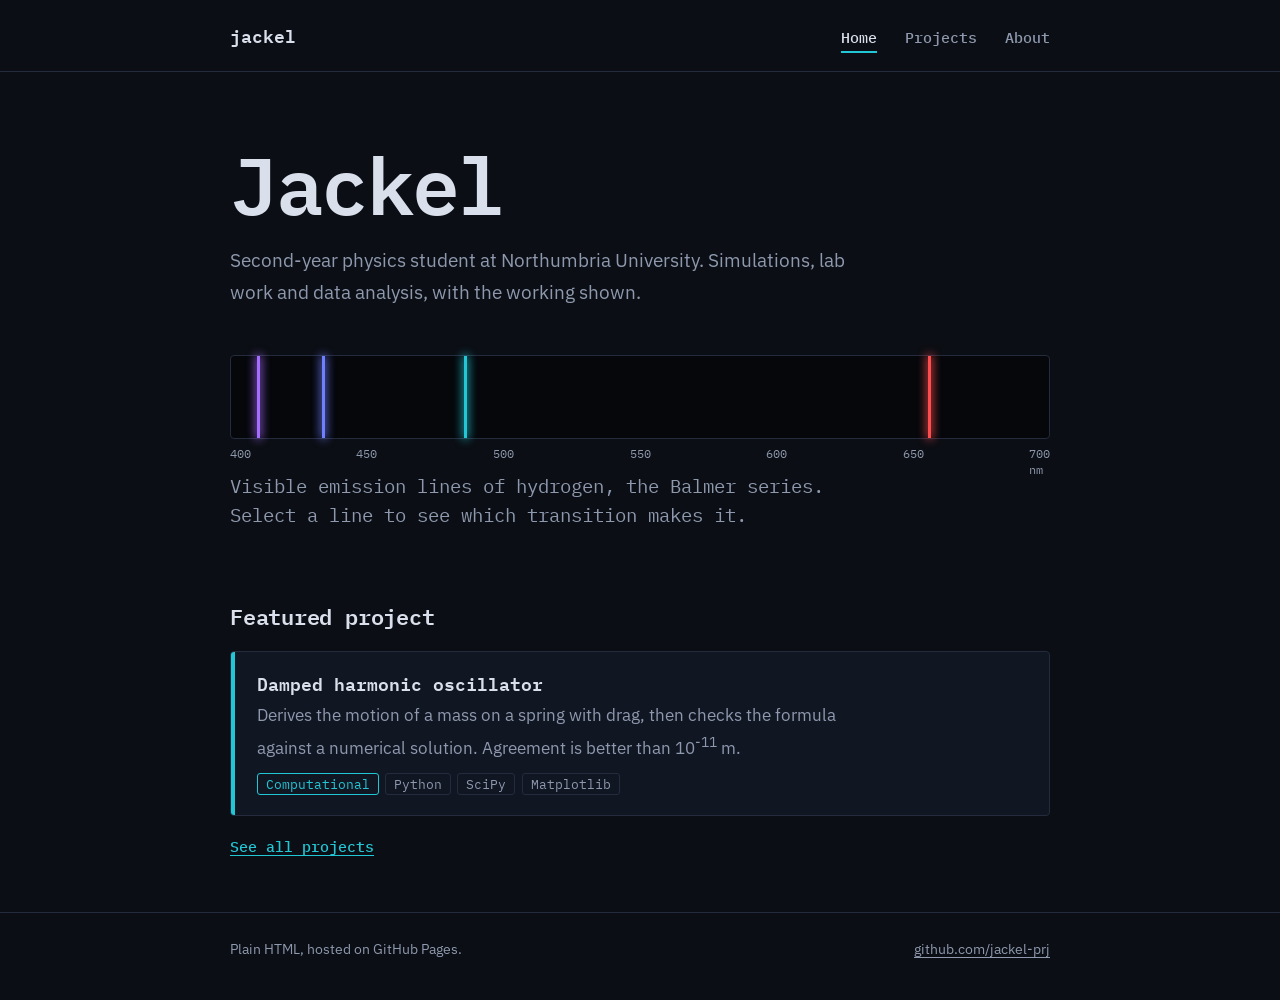
<file: index.html>
<!DOCTYPE html>
<html lang="en-GB">
<head>
  <meta charset="UTF-8">
  <meta name="viewport" content="width=device-width, initial-scale=1">
  <title>Jackel | Physics portfolio</title>
  <meta name="description" content="Physics projects and coursework from a Northumbria University student.">
  <link rel="preconnect" href="https://fonts.googleapis.com">
  <link rel="preconnect" href="https://fonts.gstatic.com" crossorigin>
  <link href="https://fonts.googleapis.com/css2?family=IBM+Plex+Mono:wght@400;500;600&family=IBM+Plex+Sans:wght@400;600&display=swap" rel="stylesheet">
  <link rel="stylesheet" href="style.css">
</head>
<body>

<header class="site-header">
  <div class="wrap">
    <a class="brand" href="index.html">jackel</a>
    <nav class="site-nav" aria-label="Main">
      <a href="index.html" aria-current="page">Home</a>
      <a href="projects.html">Projects</a>
      <a href="about.html">About</a>
    </nav>
  </div>
</header>

<main>
  <div class="wrap">

    <div class="hero">
      <h1>Jackel</h1>
      <!-- EDIT: one or two sentences about you -->
      <p>Second-year physics student at Northumbria University. Simulations, lab work and data analysis, with the working shown.</p>

      <div class="spectrum">
        <div class="spectrum-strip" role="group" aria-label="Visible hydrogen emission lines, 400 to 700 nanometres">
          <!-- left = (wavelength - 400) / 300 * 100 % -->
          <button class="spectrum-line c-delta" style="left:3.4%"   data-name="H&delta;" data-wl="410.2" data-n="6" aria-pressed="false" aria-label="H delta, 410.2 nanometres"></button>
          <button class="spectrum-line c-gamma" style="left:11.33%" data-name="H&gamma;" data-wl="434.0" data-n="5" aria-pressed="false" aria-label="H gamma, 434.0 nanometres"></button>
          <button class="spectrum-line c-beta"  style="left:28.7%"  data-name="H&beta;"  data-wl="486.1" data-n="4" aria-pressed="false" aria-label="H beta, 486.1 nanometres"></button>
          <button class="spectrum-line c-alpha" style="left:85.43%" data-name="H&alpha;" data-wl="656.3" data-n="3" aria-pressed="false" aria-label="H alpha, 656.3 nanometres"></button>
        </div>
        <div class="spectrum-scale" aria-hidden="true">
          <span style="left:0%">400</span>
          <span style="left:16.667%">450</span>
          <span style="left:33.333%">500</span>
          <span style="left:50%">550</span>
          <span style="left:66.667%">600</span>
          <span style="left:83.333%">650</span>
          <span style="left:100%">700 nm</span>
        </div>
        <p class="readout" id="readout" aria-live="polite">Visible emission lines of hydrogen, the Balmer series. Select a line to see which transition makes it.</p>
      </div>
    </div>

    <div class="block">
      <h2>Featured project</h2>
      <ul class="projects">
        <li>
          <a class="project c-beta" href="damped-oscillator.html">
            <h3>Damped harmonic oscillator</h3>
            <p>Derives the motion of a mass on a spring with drag, then checks the formula against a numerical solution. Agreement is better than 10<sup>-11</sup> m.</p>
            <ul class="tags">
              <li class="kind">Computational</li>
              <li>Python</li>
              <li>SciPy</li>
              <li>Matplotlib</li>
            </ul>
          </a>
        </li>
      </ul>
      <p class="more"><a href="projects.html">See all projects</a></p>
    </div>

  </div>
</main>

<footer class="site-footer">
  <div class="wrap">
    <span>Plain HTML, hosted on GitHub Pages.</span>
    <a href="https://github.com/jackel-prj">github.com/jackel-prj</a>
  </div>
</footer>

<script>
  // Show which transition produces each line when it is hovered, focused or clicked.
  (function () {
    var readout = document.getElementById("readout");
    var lines = document.querySelectorAll(".spectrum-line");
    var defaultText = readout.textContent;

    function show(btn) {
      readout.textContent = "";
      var strong = document.createElement("strong");
      strong.innerHTML = btn.dataset.name + ", " + btn.dataset.wl + " nm";
      readout.appendChild(strong);
      readout.appendChild(document.createTextNode(
        ". The electron drops from n = " + btn.dataset.n + " to n = 2."
      ));
    }

    lines.forEach(function (btn) {
      btn.addEventListener("mouseenter", function () { show(btn); });
      btn.addEventListener("focus", function () { show(btn); });
      btn.addEventListener("click", function () {
        lines.forEach(function (b) { b.setAttribute("aria-pressed", "false"); });
        btn.setAttribute("aria-pressed", "true");
        show(btn);
      });
    });

    document.querySelector(".spectrum-strip").addEventListener("mouseleave", function () {
      var pressed = document.querySelector('.spectrum-line[aria-pressed="true"]');
      if (pressed) { show(pressed); } else { readout.textContent = defaultText; }
    });
  })();
</script>

</body>
</html>
</file>
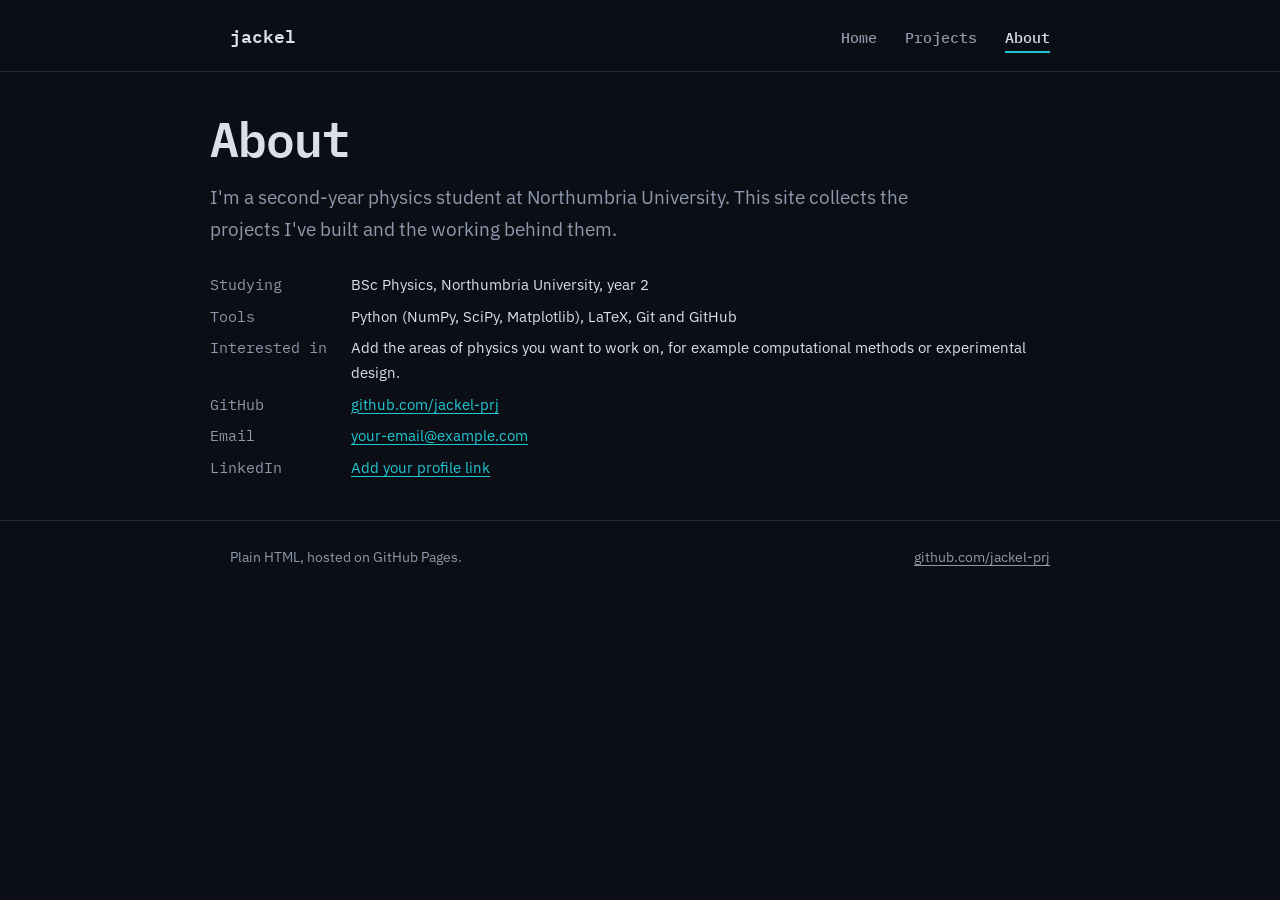
<file: about.html>
<!DOCTYPE html>
<html lang="en-GB">
<head>
  <meta charset="UTF-8">
  <meta name="viewport" content="width=device-width, initial-scale=1">
  <title>About | Jackel</title>
  <meta name="description" content="About Jackel, a physics student at Northumbria University.">
  <link rel="preconnect" href="https://fonts.googleapis.com">
  <link rel="preconnect" href="https://fonts.gstatic.com" crossorigin>
  <link href="https://fonts.googleapis.com/css2?family=IBM+Plex+Mono:wght@400;500;600&family=IBM+Plex+Sans:wght@400;600&display=swap" rel="stylesheet">
  <link rel="stylesheet" href="style.css">
</head>
<body>

<header class="site-header">
  <div class="wrap">
    <a class="brand" href="index.html">jackel</a>
    <nav class="site-nav" aria-label="Main">
      <a href="index.html">Home</a>
      <a href="projects.html">Projects</a>
      <a href="about.html" aria-current="page">About</a>
    </nav>
  </div>
</header>

<main>
  <div class="wrap block prose">
    <h1 class="page-title">About</h1>

    <!-- EDIT: write a short paragraph in your own words -->
    <p class="lede">I'm a second-year physics student at Northumbria University. This site collects the projects I've built and the working behind them.</p>

    <dl class="facts">
      <!-- EDIT every line below so it matches you -->
      <dt>Studying</dt>
      <dd>BSc Physics, Northumbria University, year 2</dd>

      <dt>Tools</dt>
      <dd>Python (NumPy, SciPy, Matplotlib), LaTeX, Git and GitHub</dd>

      <dt>Interested in</dt>
      <dd>Add the areas of physics you want to work on, for example computational methods or experimental design.</dd>

      <dt>GitHub</dt>
      <dd><a href="https://github.com/jackel-prj">github.com/jackel-prj</a></dd>

      <dt>Email</dt>
      <dd><a href="mailto:your-email@example.com">your-email@example.com</a></dd>

      <dt>LinkedIn</dt>
      <dd><a href="https://www.linkedin.com/in/your-profile">Add your profile link</a></dd>
    </dl>
  </div>
</main>

<footer class="site-footer">
  <div class="wrap">
    <span>Plain HTML, hosted on GitHub Pages.</span>
    <a href="https://github.com/jackel-prj">github.com/jackel-prj</a>
  </div>
</footer>

</body>
</html>
</file>
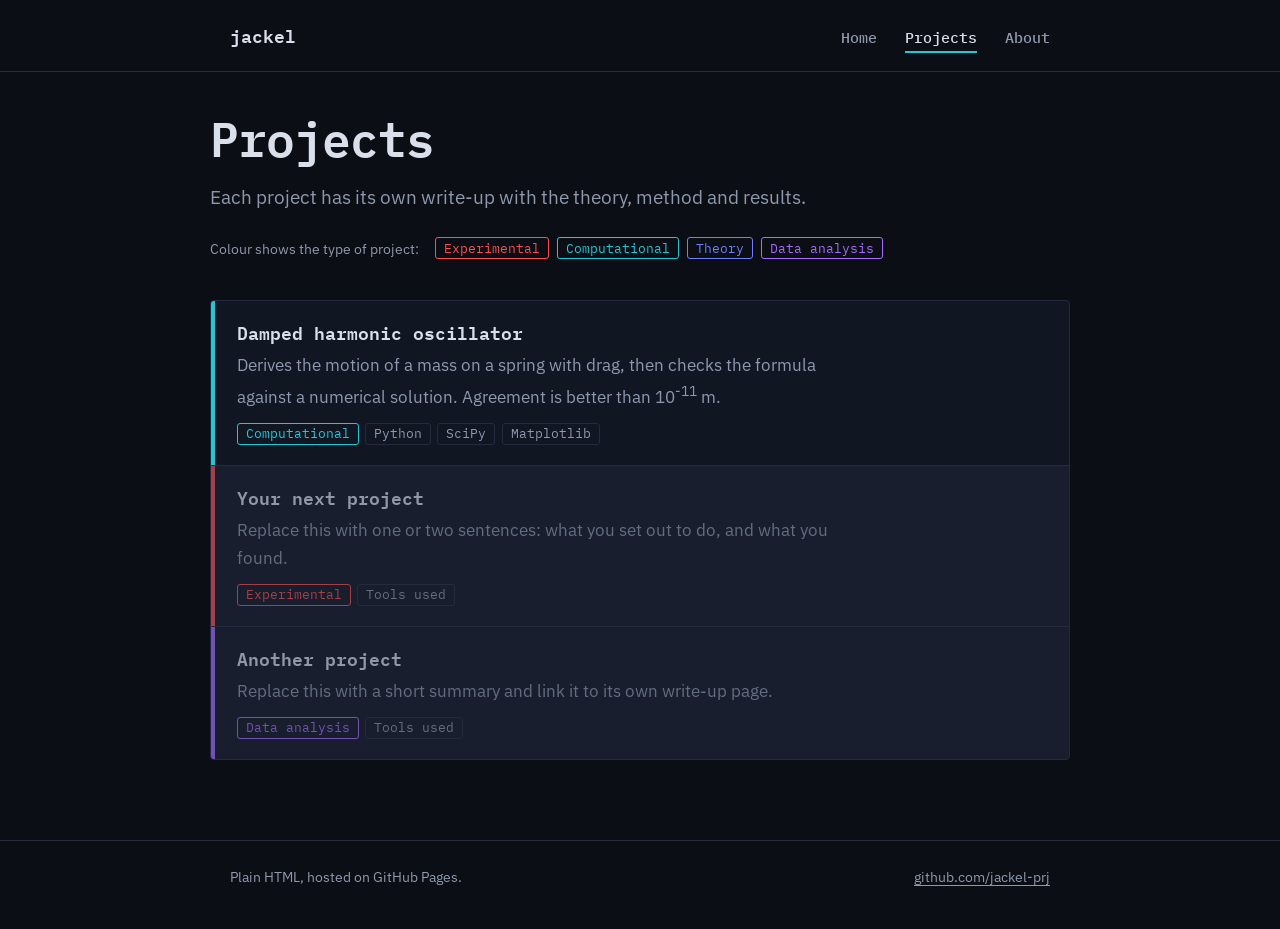
<file: projects.html>
<!DOCTYPE html>
<html lang="en-GB">
<head>
  <meta charset="UTF-8">
  <meta name="viewport" content="width=device-width, initial-scale=1">
  <title>Projects | Jackel</title>
  <meta name="description" content="Physics projects: simulations, lab work and data analysis.">
  <link rel="preconnect" href="https://fonts.googleapis.com">
  <link rel="preconnect" href="https://fonts.gstatic.com" crossorigin>
  <link href="https://fonts.googleapis.com/css2?family=IBM+Plex+Mono:wght@400;500;600&family=IBM+Plex+Sans:wght@400;600&display=swap" rel="stylesheet">
  <link rel="stylesheet" href="style.css">
</head>
<body>

<header class="site-header">
  <div class="wrap">
    <a class="brand" href="index.html">jackel</a>
    <nav class="site-nav" aria-label="Main">
      <a href="index.html">Home</a>
      <a href="projects.html" aria-current="page">Projects</a>
      <a href="about.html">About</a>
    </nav>
  </div>
</header>

<main>
  <div class="wrap block">
    <h1 class="page-title">Projects</h1>
    <p class="lede">Each project has its own write-up with the theory, method and results.</p>

    <div class="key">
      <span>Colour shows the type of project:</span>
      <ul class="tags">
        <li class="kind c-alpha">Experimental</li>
        <li class="kind c-beta">Computational</li>
        <li class="kind c-gamma">Theory</li>
        <li class="kind c-delta">Data analysis</li>
      </ul>
    </div>

    <div class="block">
      <!--
        TO ADD A PROJECT: copy one <li>...</li> block below, change the colour class
        (c-alpha, c-beta, c-gamma or c-delta), the title, summary, tags and link.
        Put the new write-up in its own .html file next to this one.
      -->
      <ul class="projects">

        <li>
          <a class="project c-beta" href="damped-oscillator.html">
            <h3>Damped harmonic oscillator</h3>
            <p>Derives the motion of a mass on a spring with drag, then checks the formula against a numerical solution. Agreement is better than 10<sup>-11</sup> m.</p>
            <ul class="tags">
              <li class="kind">Computational</li>
              <li>Python</li>
              <li>SciPy</li>
              <li>Matplotlib</li>
            </ul>
          </a>
        </li>

        <!-- PLACEHOLDERS: replace these two with real projects, or delete them -->
        <li>
          <div class="project c-alpha is-placeholder">
            <h3>Your next project</h3>
            <p>Replace this with one or two sentences: what you set out to do, and what you found.</p>
            <ul class="tags">
              <li class="kind">Experimental</li>
              <li>Tools used</li>
            </ul>
          </div>
        </li>

        <li>
          <div class="project c-delta is-placeholder">
            <h3>Another project</h3>
            <p>Replace this with a short summary and link it to its own write-up page.</p>
            <ul class="tags">
              <li class="kind">Data analysis</li>
              <li>Tools used</li>
            </ul>
          </div>
        </li>

      </ul>
    </div>
  </div>
</main>

<footer class="site-footer">
  <div class="wrap">
    <span>Plain HTML, hosted on GitHub Pages.</span>
    <a href="https://github.com/jackel-prj">github.com/jackel-prj</a>
  </div>
</footer>

</body>
</html>
</file>
<file: style.css>
/* ------------------------------------------------------------
   Portfolio stylesheet
   Accent colours are the visible hydrogen (Balmer) emission lines:
   H-alpha 656 nm, H-beta 486 nm, H-gamma 434 nm, H-delta 410 nm
   ------------------------------------------------------------ */

:root {
  --bg: #0b0e14;
  --raised: #111623;
  --raised-hover: #151b2b;
  --line: #232b3d;
  --text: #d9dfeb;
  --muted: #8e99ae;
  --black: #05070b;

  --alpha: #ff4d4d;   /* 656 nm, red    */
  --beta: #22c7d6;    /* 486 nm, cyan   */
  --gamma: #6f7fff;   /* 434 nm, blue   */
  --delta: #a66bff;   /* 410 nm, violet */

  --mono: "IBM Plex Mono", ui-monospace, "SF Mono", Menlo, Consolas, monospace;
  --sans: "IBM Plex Sans", system-ui, -apple-system, "Segoe UI", sans-serif;

  color-scheme: dark;
}

* { box-sizing: border-box; }
html { -webkit-text-size-adjust: 100%; }

body {
  margin: 0;
  background: var(--bg);
  color: var(--text);
  font: 400 1.0625rem/1.65 var(--sans);
}

a { color: var(--beta); text-underline-offset: 3px; }
a:hover { color: #6fe3ee; }
:focus-visible { outline: 2px solid var(--beta); outline-offset: 3px; border-radius: 2px; }

.wrap { max-width: 860px; margin: 0 auto; padding: 0 1.25rem; }

/* category colour helpers: set --c, used by rows, chips and bars */
.c-alpha { --c: var(--alpha); }
.c-beta  { --c: var(--beta); }
.c-gamma { --c: var(--gamma); }
.c-delta { --c: var(--delta); }

/* ---------- header / footer ---------- */
.site-header { border-bottom: 1px solid var(--line); }
.site-header .wrap {
  display: flex; flex-wrap: wrap; align-items: baseline;
  justify-content: space-between; gap: .5rem 2rem;
  padding-top: 1.25rem; padding-bottom: 1.25rem;
}
.brand { font: 600 1.125rem var(--mono); color: var(--text); text-decoration: none; }
.brand:hover { color: var(--text); }
.site-nav a {
  font: 500 .95rem var(--mono); color: var(--muted); text-decoration: none;
  margin-left: 1.5rem; padding: .25rem 0; border-bottom: 2px solid transparent;
}
.site-nav a:first-child { margin-left: 0; }
.site-nav a:hover { color: var(--text); }
.site-nav a[aria-current="page"] { color: var(--text); border-bottom-color: var(--beta); }

.site-footer { border-top: 1px solid var(--line); padding: 1.5rem 0 2.5rem; color: var(--muted); font-size: .9rem; }
.site-footer .wrap { display: flex; flex-wrap: wrap; gap: .5rem 2rem; justify-content: space-between; }
.site-footer a { color: var(--muted); }
.site-footer a:hover { color: var(--text); }

/* ---------- hero + spectrum ---------- */
.hero { padding: 4.5rem 0 2rem; }
.hero h1 {
  font: 600 clamp(2.75rem, 9vw, 5rem)/1 var(--mono);
  letter-spacing: -.03em; margin: 0 0 1.25rem;
}
.hero p { max-width: 34em; color: var(--muted); font-size: 1.2rem; margin: 0; }

.spectrum { margin-top: 3rem; }
.spectrum-strip {
  position: relative; height: 84px;
  background: var(--black); border: 1px solid var(--line); border-radius: 4px;
}
.spectrum-line {
  position: absolute; top: 0; bottom: 0; width: 24px; margin-left: -12px;
  background: none; border: 0; padding: 0; cursor: pointer;
}
.spectrum-line::before {
  content: ""; position: absolute; left: 50%; top: 0; bottom: 0;
  width: 3px; margin-left: -1.5px;
  background: var(--c); box-shadow: 0 0 10px 1px var(--c);
}
.spectrum-line:hover::before,
.spectrum-line:focus-visible::before,
.spectrum-line[aria-pressed="true"]::before { width: 5px; margin-left: -2.5px; }

.spectrum-scale { position: relative; height: 1.6rem; margin-top: .35rem; font: 400 .78rem var(--mono); color: var(--muted); }
.spectrum-scale span { position: absolute; top: 0; transform: translateX(-50%); }
.spectrum-scale span:first-child { transform: none; }
.spectrum-scale span:last-child { transform: translateX(-100%); }

.readout { min-height: 3.4rem; margin: .5rem 0 0; font: 400 .95rem/1.55 var(--mono); color: var(--muted); max-width: 60ch; }
.readout strong { color: var(--text); font-weight: 600; }

/* ---------- generic blocks ---------- */
.block { padding: 2.5rem 0; }
.block h2, .article h2 { font: 600 1.375rem/1.3 var(--mono); margin: 0 0 1.25rem; letter-spacing: -.01em; }
.page-title { font: 600 clamp(2rem, 6vw, 3rem)/1.1 var(--mono); letter-spacing: -.02em; margin: 0 0 1rem; }
.lede { color: var(--muted); font-size: 1.2rem; max-width: 40em; margin: 0; }
.prose p, .prose li { max-width: 68ch; }

/* ---------- project list ---------- */
.projects {
  list-style: none; margin: 0; padding: 0; display: grid; gap: 1px;
  background: var(--line); border: 1px solid var(--line); border-radius: 4px; overflow: hidden;
}
.project {
  display: block; position: relative; padding: 1.25rem 1.25rem 1.25rem 1.6rem;
  background: var(--raised); color: inherit; text-decoration: none;
}
.project::before { content: ""; position: absolute; left: 0; top: 0; bottom: 0; width: 4px; background: var(--c); }
a.project:hover { background: var(--raised-hover); color: inherit; }
.project h3 { font: 600 1.125rem/1.3 var(--mono); margin: 0 0 .4rem; color: var(--text); }
.project p { margin: 0 0 .75rem; color: var(--muted); max-width: 60ch; }
.project.is-placeholder { opacity: .6; }

.tags { display: flex; flex-wrap: wrap; gap: .4rem; margin: 0; padding: 0; list-style: none; }
.tags li { font: 400 .8rem var(--mono); color: var(--muted); border: 1px solid var(--line); border-radius: 3px; padding: .1rem .5rem; }
.tags li.kind { color: var(--c); border-color: var(--c); }

.key { display: flex; flex-wrap: wrap; align-items: center; gap: .5rem 1rem; margin: 1.5rem 0 0; color: var(--muted); font-size: .9rem; }
.key .tags { gap: .5rem; }

.more { margin-top: 1.25rem; font: 500 .95rem var(--mono); }

/* ---------- about page ---------- */
.facts { display: grid; grid-template-columns: max-content 1fr; gap: .4rem 1.5rem; margin: 1.75rem 0 0; font-size: .95rem; }
.facts dt { color: var(--muted); font-family: var(--mono); }
.facts dd { margin: 0; }
.plain-list { padding-left: 1.2rem; margin: 0; }

/* ---------- write-up pages ---------- */
.article { padding: 3rem 0 4rem; }
.article h2 { margin-top: 3rem; }
.article h3 { font: 600 1.05rem/1.4 var(--mono); margin: 2rem 0 .5rem; }
.article p, .article li { max-width: 68ch; }

.note { border-left: 3px solid var(--beta); background: var(--raised); padding: .9rem 1.1rem; border-radius: 0 4px 4px 0; margin: 1.5rem 0; max-width: 68ch; }
.note p { margin: 0; }

pre {
  background: var(--black); border: 1px solid var(--line); border-radius: 4px;
  padding: 1rem 1.1rem; overflow-x: auto; font: 400 .875rem/1.55 var(--mono); margin: 1.25rem 0;
}
code { font-family: var(--mono); font-size: .9em; }
:not(pre) > code { background: var(--raised); padding: .1rem .35rem; border-radius: 3px; }

figure { margin: 1.75rem 0; }
figure img { display: block; max-width: 100%; height: auto; border: 1px solid var(--line); border-radius: 4px; }
figcaption { font-size: .9rem; color: var(--muted); margin-top: .6rem; max-width: 68ch; }

.results { border-collapse: collapse; margin: 1.25rem 0; font-size: .95rem; }
.results th, .results td { text-align: left; padding: .45rem 1.5rem .45rem 0; border-bottom: 1px solid var(--line); }
.results th { font: 500 .85rem var(--mono); color: var(--muted); }
.results td:first-child { font-family: var(--mono); }

/* MathJax: let long display equations scroll rather than overflow the page */
mjx-container[display="true"] { overflow-x: auto; overflow-y: hidden; padding: .25rem 0; }

@media (max-width: 520px) {
  .hero { padding-top: 3rem; }
  .site-nav a { margin-left: 1rem; }
  .facts { grid-template-columns: 1fr; gap: 0; }
  .facts dd { margin-bottom: .75rem; }
}

@media (prefers-reduced-motion: reduce) {
  * { transition: none !important; animation: none !important; }
}
</file>
